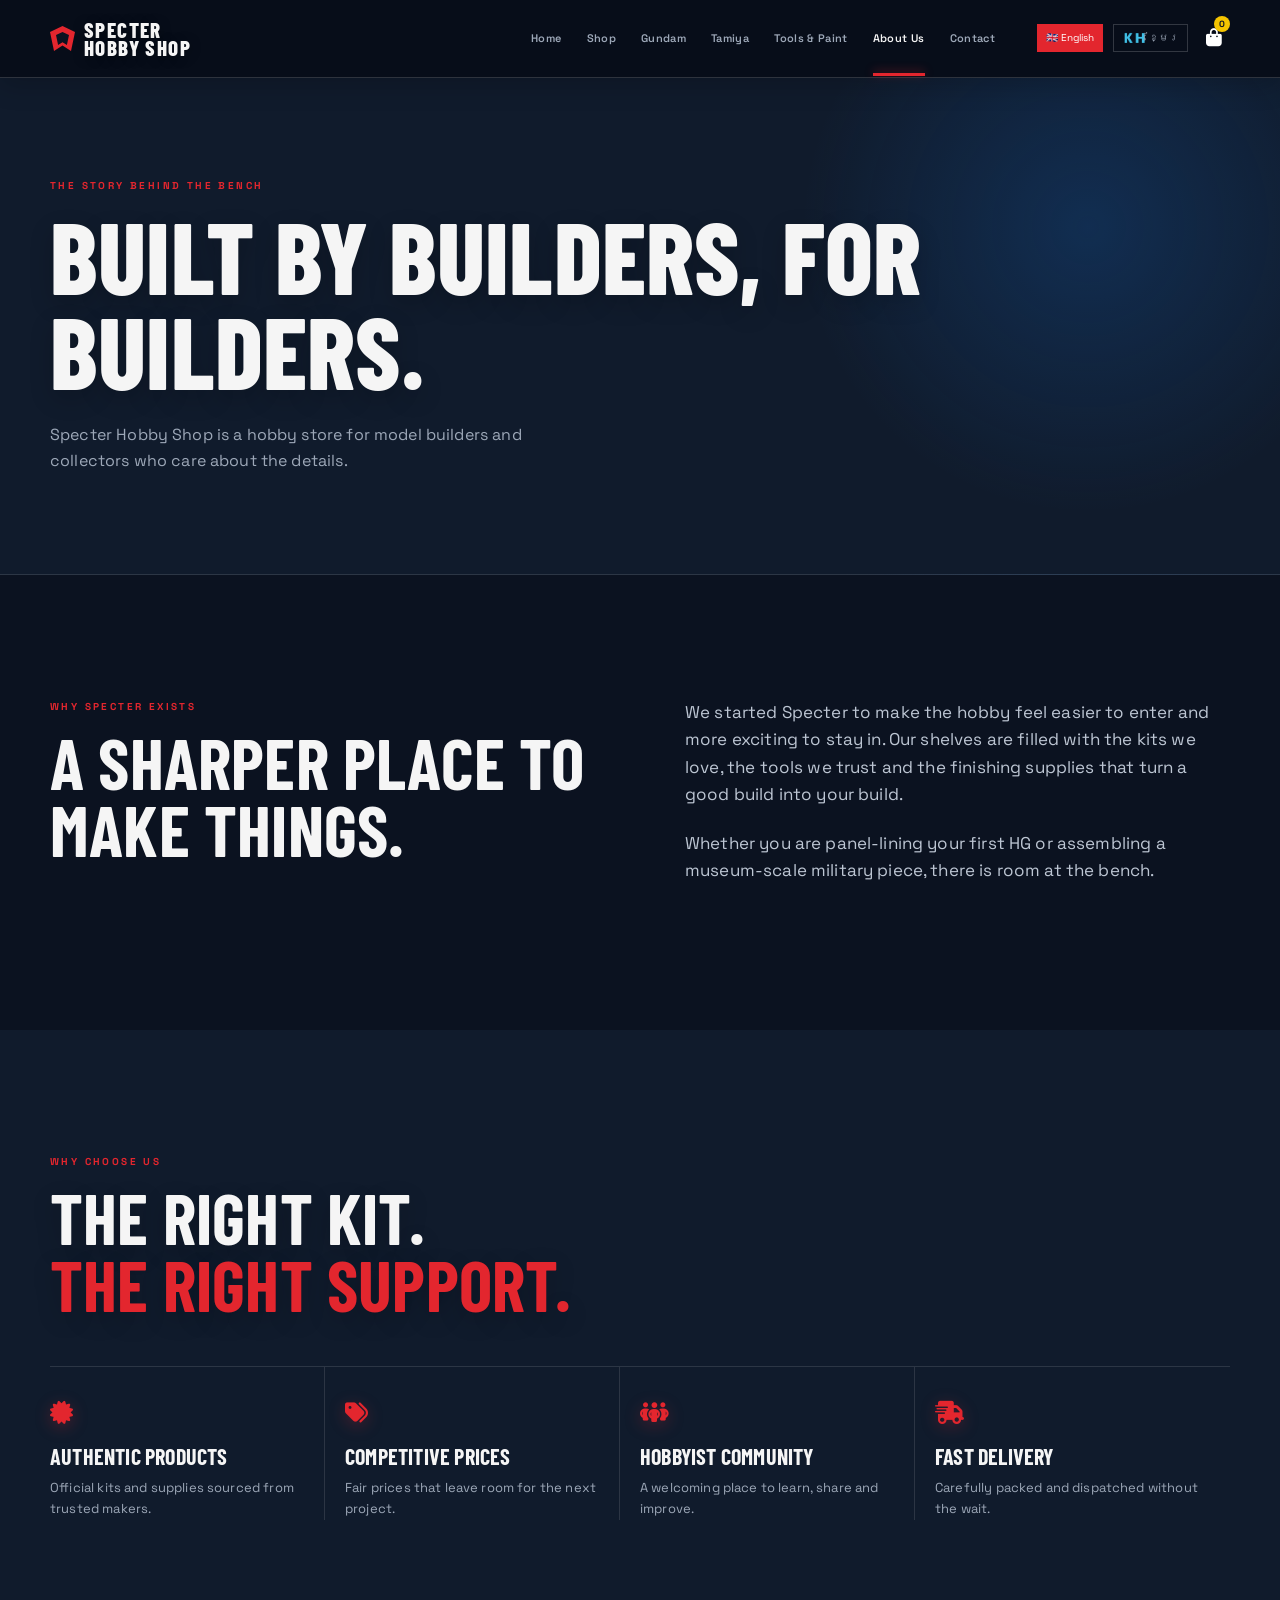
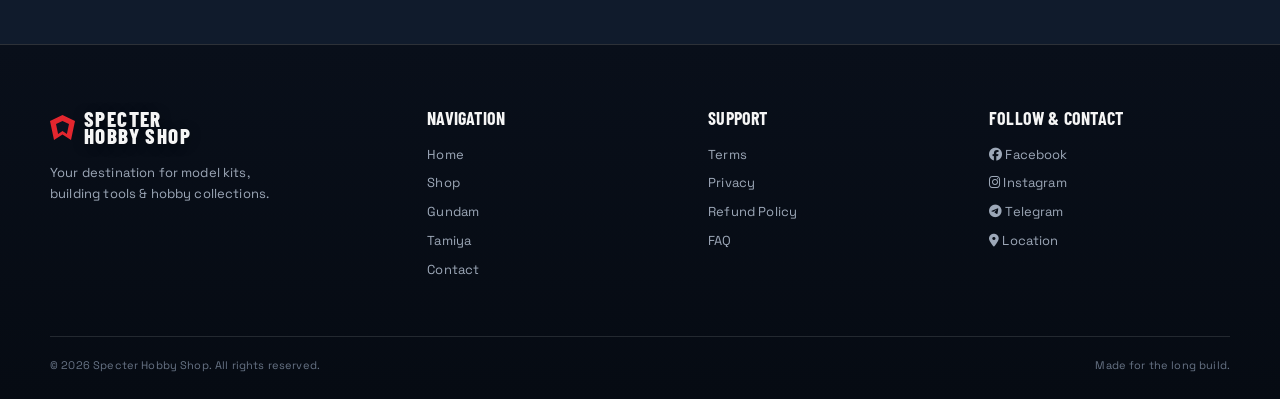
<file: about.html>
<!DOCTYPE html>
<html lang="en"><head><meta charset="UTF-8" />
    <meta name="viewport" content="width=device-width, initial-scale=1.0" />
    <title>About | Specter Hobby Shop</title>
    <link rel="preconnect" href="https://fonts.googleapis.com" />
    <link rel="preconnect" href="https://fonts.gstatic.com" crossorigin />
    <link href="https://fonts.googleapis.com/css2?family=Barlow+Condensed:wght@500;600;700;800&family=Space+Grotesk:wght@400;500;600;700&display=swap" rel="stylesheet" />
    <link rel="stylesheet" href="https://cdnjs.cloudflare.com/ajax/libs/font-awesome/6.5.2/css/all.min.css" />
    <link rel="stylesheet" href="style.css" />
  </head>
  <body data-page="about">
    <div id="site-header"></div>
    <main>
      <section class="page-hero about-hero">
        <div class="container">
          <p class="eyebrow">The story behind the bench</p>
          <h1>Built by builders,<br /><span>for builders.</span></h1>
          <p>Specter Hobby Shop is a hobby store for model builders and collectors who care about the details.</p>
        </div>
      </section>
      <section class="section">
        <div class="container about-layout">
          <div>
            <p class="eyebrow">Why Specter exists</p>
            <h2>A sharper place<br />to <span>make things.</span></h2>
          </div>
          <div class="about-copy">
            <p>We started Specter to make the hobby feel easier to enter and more exciting to stay in. Our shelves are filled with the kits we love, the tools we trust and the finishing supplies that turn a good build into your build.</p>
            <p>Whether you are panel-lining your first HG or assembling a museum-scale military piece, there is room at the bench.</p>
          </div>
        </div>
      </section>
      <section class="section benefits benefits-dark">
        <div class="container">
          <div class="section-heading">
            <div>
              <p class="eyebrow">Why choose us</p>
              <h2>The right kit.<br /><span>The right support.</span></h2>
            </div>
          </div>
          <div class="benefit-grid">
            <div class="benefit">
              <i class="fa-solid fa-certificate"></i>
              <h3>Authentic products</h3>
              <p>Official kits and supplies sourced from trusted makers.</p>
            </div>
            <div class="benefit">
              <i class="fa-solid fa-tags"></i>
              <h3>Competitive prices</h3>
              <p>Fair prices that leave room for the next project.</p>
            </div>
            <div class="benefit">
              <i class="fa-solid fa-people-group"></i>
              <h3>Hobbyist community</h3>
              <p>A welcoming place to learn, share and improve.</p>
            </div>
            <div class="benefit">
              <i class="fa-solid fa-truck-fast"></i>
              <h3>Fast delivery</h3>
              <p>Carefully packed and dispatched without the wait.</p>
            </div>
          </div>
        </div>
      </section>
    </main>
    <div id="site-footer"></div>
    <div id="cart-drawer"></div>
    <script src="script.js"></script>
  </body>
</html>
</file>
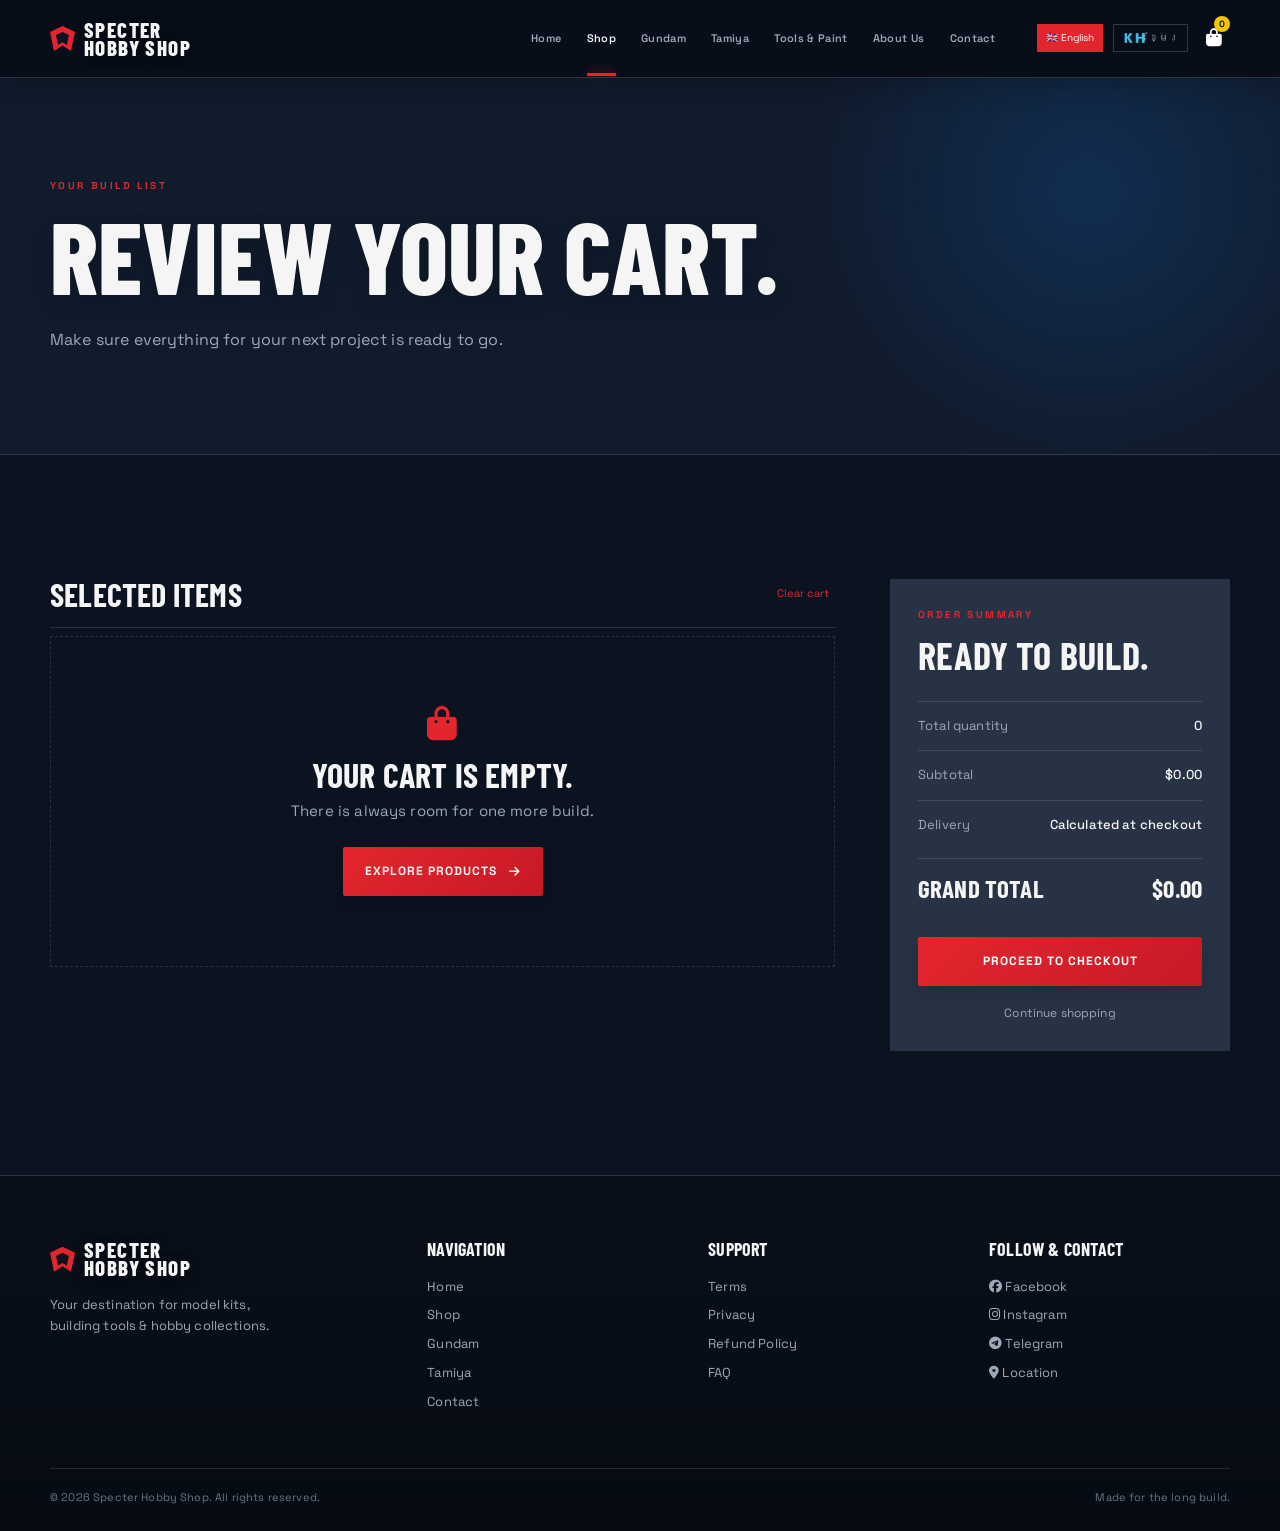
<file: cart.html>
<!DOCTYPE html>
<html lang="en">
<head>
  <meta charset="UTF-8" />
  <meta name="viewport" content="width=device-width, initial-scale=1.0" />
  <title>Your Cart | Specter Hobby Shop</title>
  <link rel="preconnect" href="https://fonts.googleapis.com" />
  <link rel="preconnect" href="https://fonts.gstatic.com" crossorigin />
  <link href="https://fonts.googleapis.com/css2?family=Barlow+Condensed:wght@500;600;700;800&family=Space+Grotesk:wght@400;500;600;700&display=swap" rel="stylesheet" />
  <link rel="stylesheet" href="https://cdnjs.cloudflare.com/ajax/libs/font-awesome/6.5.2/css/all.min.css" />
  <link rel="stylesheet" href="style.css" />
</head>
<body data-page="shop">
  <div id="site-header"></div>
  <main>
    <section class="page-hero cart-hero">
      <div class="container"><p class="eyebrow">Your build list</p><h1>Review your <span>cart.</span></h1><p>Make sure everything for your next project is ready to go.</p></div>
    </section>
    <section class="section cart-page-section">
      <div class="container">
        <div class="cart-page-layout">
          <div class="cart-page-items">
            <div class="cart-page-heading"><h2>Selected items</h2><button id="clear-cart" class="clear-button">Clear cart</button></div>
            <div id="cart-page-items"></div>
          </div>
          <aside class="cart-summary">
            <p class="eyebrow">Order summary</p>
            <h2>Ready to <span>build.</span></h2>
            <div class="summary-row"><span>Total quantity</span><strong id="cart-page-quantity">0</strong></div>
            <div class="summary-row"><span>Subtotal</span><strong id="cart-page-subtotal">$0.00</strong></div>
            <div class="summary-row"><span>Delivery</span><strong>Calculated at checkout</strong></div>
            <div class="summary-total"><span>Grand total</span><strong id="cart-page-total">$0.00</strong></div>
            <button id="cart-checkout" class="button button-primary cart-checkout">Proceed to checkout <i class="fa-solid fa-arrow-right"></i></button>
            <a class="continue-shopping" href="shop.html"><i class="fa-solid fa-arrow-left"></i> Continue shopping</a>
          </aside>
        </div>
      </div>
    </section>
  </main>
  <div id="site-footer"></div><div id="cart-drawer"></div>
  <script src="script.js"></script>
</body>
</html>
</file>
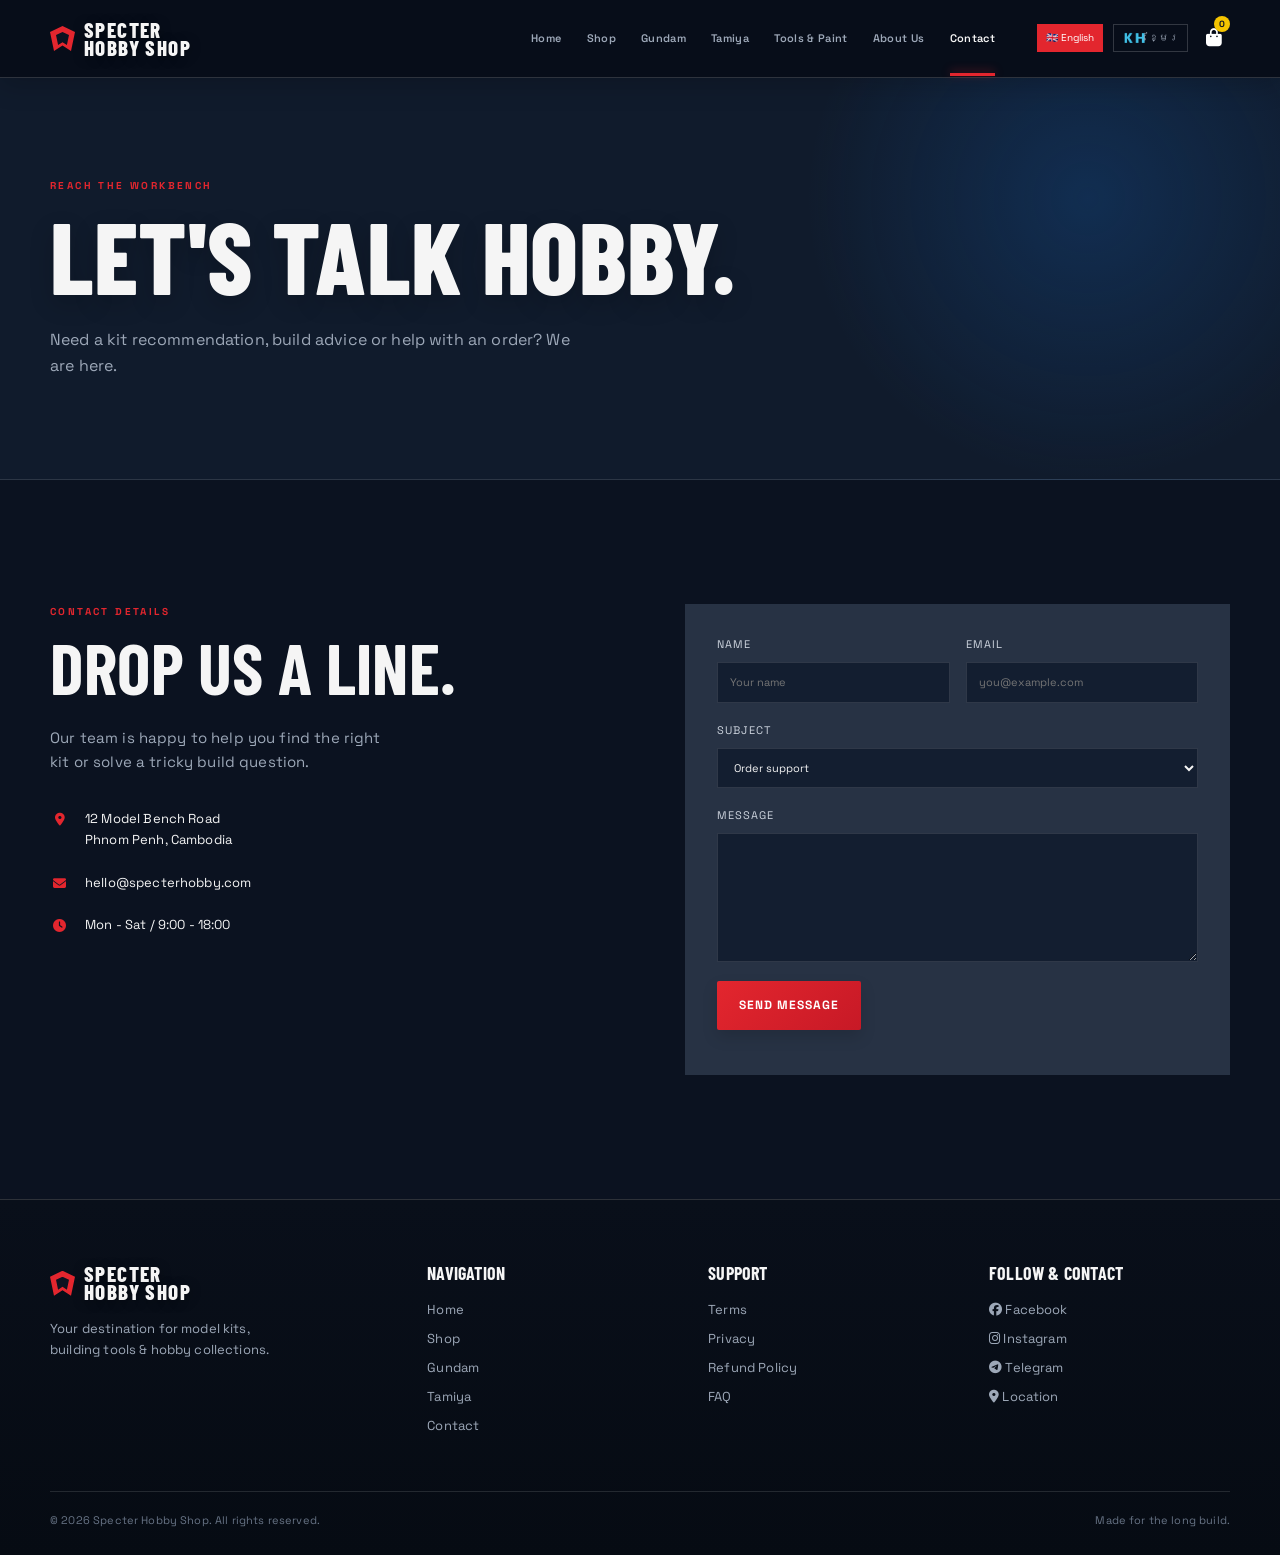
<file: contact.html>
<!DOCTYPE html>
<html lang="en">
    <head>
    <meta charset="UTF-8" />
    <meta name="viewport" content="width=device-width, initial-scale=1.0" />
    <title>Contact | Specter Hobby Shop</title><link rel="preconnect" href="https://fonts.googleapis.com" />
    <link rel="preconnect" href="https://fonts.gstatic.com" crossorigin />
    <link href="https://fonts.googleapis.com/css2?family=Barlow+Condensed:wght@500;600;700;800&family=Space+Grotesk:wght@400;500;600;700&display=swap" rel="stylesheet" />
    <link rel="stylesheet" href="https://cdnjs.cloudflare.com/ajax/libs/font-awesome/6.5.2/css/all.min.css" />
    <link rel="stylesheet" href="style.css" />
</head>
<body data-page="contact">
    <div id="site-header">
</div>
    </div>
    <main>
        <section class="page-hero">
            <div class="container">
                <p class="eyebrow">Reach the workbench</p>
                <h1>Let's talk 
                    <span>hobby.
                    </span>
                </h1>
                <p>Need a kit recommendation, build advice or help with an order? We are here.</p>
            </div>
        </section>
        <section class="section contact-section">
            <div class="container contact-layout">
                <div class="contact-info">
                    <p class="eyebrow">Contact details</p>
                    <h2>Drop us<br />
                        <span>a line.</span>
                    </h2>
                    <p>Our team is happy to help you find the right kit or solve a tricky build question.</p>
                    <div class="contact-item"><i class="fa-solid fa-location-dot">
                    </i>
                    <span>12 Model Bench Road<br />Phnom Penh, Cambodia</span>
                </div>
                <div class="contact-item">
                    <i class="fa-solid fa-envelope">
                    </i><span>hello@specterhobby.com</span>
                </div>
                <div class="contact-item">
                    <i class="fa-solid fa-clock"></i>
                    <span>Mon - Sat / 9:00 - 18:00</span>
                </div>
            </div>
            <form class="contact-form" id="contact-form">
                <div class="form-row">
                    <label>Name<input type="text" id="contact-name" required placeholder="Your name" />
                    </label>
                    <label>Email<input type="email" id="contact-email" required placeholder="you@example.com" /></label>
                </div>
                <label>Subject<select id="contact-subject"><option>Order support</option>
                    <option>Kit recommendation</option><option>Wholesale enquiry</option>
                    <option>Other</option>
                </select>
            </label>
            <label>Message<textarea id="contact-message" required rows="6" placeholder="Tell us what you are building...">
            </textarea>
        </label>
        <button class="button button-primary" type="submit">Send message <i class="fa-solid fa-paper-plane">
        </i>
    </button><p class="form-message" id="form-message" role="status">
    </p>
</form>
</div>
</section>
</main>
<div id="site-footer">
</div>
<div id="cart-drawer">
</div><script src="script.js">
</script></body></html>
</file>
<file: style.css>
@media(min-width:721px) and (max-width:850px){html,body{overflow-x:hidden!important}body .category-grid{grid-template-columns:repeat(2,minmax(0,1fr))!important}body .main-nav{display:none!important;position:absolute;left:0;right:0;top:78px;background:var(--navy-2);padding:14px 24px 22px;border-bottom:1px solid var(--line);flex-direction:column;align-items:stretch;gap:0}body .main-nav.open{display:flex!important}body .main-nav a{padding:12px 0}body .menu-toggle{display:block!important}}
body{overflow-x:hidden}
@media(min-width:721px) and (max-width:850px){body .category-grid{grid-template-columns:repeat(2,minmax(0,1fr))}body .main-nav{display:none;position:absolute;left:0;right:0;top:78px;background:var(--navy-2);padding:14px 24px 22px;border-bottom:1px solid var(--line);flex-direction:column;align-items:stretch;gap:0}body .main-nav.open{display:flex}body .main-nav a{padding:12px 0}body .menu-toggle{display:block}}
.category-card{background-image:none!important}.category-card>img{position:absolute;inset:0;width:100%;height:100%;object-fit:cover;transition:transform .45s ease}.category-card:hover>img{transform:scale(1.06)}
@import url('https://fonts.googleapis.com/css2?family=Kantumruy+Pro:wght@400;500;600;700&display=swap');
 .category-gundam{background-image:url('images/categories/gundam.jpg') !important}.category-tamiya{background-image:url('images/categories/tamiya.jpg') !important}.category-military{background-image:url('images/categories/military.jpg') !important}.category-tools{background-image:url('images/categories/tools.jpg') !important}.category-paints{background-image:url('images/categories/paints.jpg') !important}.category-accessories{background-image:url('images/categories/accessories.jpg') !important}
html[lang="kh"] body{--body:'Kantumruy Pro',sans-serif;--display:'Kantumruy Pro',sans-serif;font-family:'Kantumruy Pro',sans-serif}html[lang="kh"] input,html[lang="kh"] select,html[lang="kh"] textarea,html[lang="kh"] button{font-family:'Kantumruy Pro',sans-serif}
@media(max-width:720px){body .header-inner{gap:8px}body .logo{font-size:17px;letter-spacing:1px}body .header-tools{gap:3px}body .lang{display:inline-block!important;padding:4px 5px;font-size:9px;line-height:1.2}body .lang-kh{font-size:0}body .lang-kh:after{content:'🇰🇭 ខ្មែរ';font-size:9px}}
body #home,body #shop,body #gundam,body #tamiya,body #tools,body #about,body #contact{scroll-margin-top:92px}
.back-to-top{position:fixed;right:24px;bottom:24px;width:44px;height:44px;border:1px solid rgba(245,245,245,.22);background:var(--red);color:var(--white);z-index:25;opacity:0;visibility:hidden;transform:translateY(12px);transition:opacity .25s ease,visibility .25s ease,transform .25s ease,background .25s ease;box-shadow:0 10px 24px rgba(0,0,0,.3)}.back-to-top.visible{opacity:1;visibility:visible;transform:translateY(0)}.back-to-top:hover{background:#f02f38;transform:translateY(-3px)}
@media(max-width:720px){.back-to-top{right:16px;bottom:18px;width:40px;height:40px}}
:root{--surface:#151f31;--surface-raised:#1b273a;--line-strong:rgba(245,245,245,.18);--shadow-soft:0 18px 45px rgba(0,0,0,.22);--shadow-card:0 12px 28px rgba(0,0,0,.2)}
body{background:linear-gradient(180deg,var(--navy) 0%,#0c1524 52%,#0a111d 100%);letter-spacing:.01em}
body .container{width:min(1180px,calc(100% - 56px))}
body .site-header{background:rgba(8,14,25,.92);border-bottom-color:rgba(245,245,245,.16);box-shadow:0 8px 26px rgba(0,0,0,.18)}
body .header-inner{gap:42px}
body .logo{font-weight:800;letter-spacing:1.4px;text-shadow:0 2px 12px rgba(0,0,0,.35)}
body .logo-mark{filter:drop-shadow(0 5px 10px rgba(227,38,46,.25))}
body .main-nav a{font-size:11px;letter-spacing:.35px;transition:color .2s ease,transform .2s ease}
body .main-nav a:hover{transform:translateY(-1px)}
body .main-nav a.active:after{height:3px;box-shadow:0 -2px 10px rgba(227,38,46,.42)}
body .lang,body .cart-button,body .menu-toggle{transition:color .2s ease,background .2s ease,border-color .2s ease,transform .2s ease}
body .cart-button:hover,body .menu-toggle:hover{color:var(--red);transform:translateY(-1px)}
body .lang{border-color:var(--line-strong)}
body .button{border-radius:2px;box-shadow:0 7px 16px rgba(0,0,0,.13);transition:background .25s ease,border-color .25s ease,color .25s ease,transform .25s ease,box-shadow .25s ease}
body .button:hover{box-shadow:0 11px 22px rgba(0,0,0,.22)}
body .button-primary{background:linear-gradient(135deg,#e3262e,#c71926)}
body .button-primary:hover{background:linear-gradient(135deg,#f02f38,#d31b29)}
body .button-ghost,body .button-secondary{border-color:var(--line-strong)}
body .section{padding:124px 0}
body .section-heading{margin-bottom:48px}
body .section-heading h2,body .page-hero h1{ text-shadow:0 8px 24px rgba(0,0,0,.2)}
body .eyebrow{letter-spacing:2.4px;font-size:10px}
body .eyebrow span{box-shadow:0 0 10px rgba(227,38,46,.5)}
body .category-card{border:1px solid rgba(245,245,245,.1);box-shadow:var(--shadow-card);transition:transform .3s ease,border-color .3s ease,box-shadow .3s ease}
body .category-card:hover{border-color:rgba(227,38,46,.55);transform:translateY(-5px);box-shadow:0 18px 35px rgba(0,0,0,.3)}
body .product-card{border:1px solid rgba(245,245,245,.1);box-shadow:var(--shadow-card)}
body .product-card:hover{border-color:rgba(227,38,46,.5);box-shadow:0 20px 42px rgba(0,0,0,.33)}
body .product-image{background:linear-gradient(135deg,#e5e7e9,#c8cdd2)}
body .stock{letter-spacing:.5px}
body .story-band{box-shadow:inset 0 1px rgba(255,255,255,.12),inset 0 -1px rgba(0,0,0,.16)}
body .benefit{padding-top:34px}
body .benefit i{filter:drop-shadow(0 4px 8px rgba(227,38,46,.28))}
body .site-footer{background:linear-gradient(180deg,#090f1a,#060b13);border-top-color:rgba(245,245,245,.16)}
body .footer-links a{transition:color .2s ease,transform .2s ease}
body .footer-links a:hover{transform:translateX(3px)}
body .main-nav.open{box-shadow:0 20px 30px rgba(0,0,0,.25)}
@media(max-width:720px){body .container{width:calc(100% - 40px)}body .section{padding:88px 0}body .hero-content{padding-top:82px}body .section-heading{margin-bottom:34px}body .main-nav{padding:14px 20px 22px}body .main-nav a{font-size:12px;letter-spacing:.5px}body .category-card{box-shadow:0 10px 24px rgba(0,0,0,.24)}}
@media(min-width:1100px){body .product-grid{grid-template-columns:repeat(4,minmax(0,1fr))}.related-grid{grid-template-columns:repeat(3,minmax(0,1fr))}}
@media(min-width:721px) and (max-width:1099px){body .product-grid{grid-template-columns:repeat(3,minmax(0,1fr))}.header-inner{gap:16px}.main-nav{gap:14px}.main-nav a{font-size:11px}.logo{font-size:19px}.header-tools{gap:5px}}
@media(min-width:721px) and (max-width:900px){body .product-grid{grid-template-columns:repeat(2,minmax(0,1fr))}.main-nav{gap:10px}.main-nav a{font-size:10px}}
@media(max-width:720px){html,body{max-width:100%;overflow-x:hidden}.container{width:calc(100% - 32px)}.hero h1{font-size:clamp(56px,18vw,70px)}.hero-copy{font-size:14px;max-width:340px}.hero-stats{gap:18px;margin-top:42px}.button{padding:13px 16px;font-size:11px}.button-row{gap:8px}.button-row .button{flex:1}.product-image{height:auto;aspect-ratio:1.35}.category-grid{grid-template-columns:1fr}.product-grid,body .product-grid,.related-grid{grid-template-columns:minmax(0,1fr)}.product-card{min-width:0}.product-name{font-size:22px}.footer-grid{grid-template-columns:1fr 1fr}.site-footer .logo{font-size:19px}.cart-page-item-info{min-width:0}.cart-page-item-info h3{overflow-wrap:anywhere}.detail-info,.detail-gallery,.detail-lower>*,.cart-page-items,.cart-summary{min-width:0}}
.cart-page-layout{display:grid;grid-template-columns:minmax(0,1fr) 340px;gap:55px;align-items:start}.cart-page-heading{display:flex;justify-content:space-between;align-items:center;border-bottom:1px solid var(--line);padding-bottom:18px;margin-bottom:8px}.cart-page-heading h2{font-size:32px}.cart-page-item{display:grid;grid-template-columns:115px minmax(0,1fr) auto auto;gap:20px;align-items:center;padding:20px 0;border-bottom:1px solid var(--line)}.cart-page-item>img{width:115px;height:100px;object-fit:cover;background:#d8dce0;mix-blend-mode:normal}.cart-page-item-info h3{font-size:25px;margin:4px 0}.cart-page-item-info p{color:var(--muted);font-size:12px;margin:0}.cart-page-controls{display:flex;align-items:center;gap:12px;margin-top:13px}.cart-page-controls button{width:28px;height:28px;border:1px solid var(--line);background:transparent;color:var(--white)}.cart-page-controls button:hover{background:var(--red);border-color:var(--red)}.cart-page-line-total{font:700 25px var(--display)}.cart-page-remove{background:none;border:0;color:var(--muted);font-size:14px}.cart-page-remove:hover{color:var(--red)}.cart-summary{background:var(--steel);padding:28px;position:sticky;top:100px}.cart-summary h2{font-size:38px;margin-bottom:28px}.summary-row,.summary-total{display:flex;justify-content:space-between;gap:20px;padding:14px 0;border-top:1px solid rgba(245,245,245,.12);font-size:13px}.summary-row span{color:var(--muted)}.summary-row strong{font-weight:500;text-align:right}.summary-total{margin-top:8px;font:700 25px var(--display);text-transform:uppercase}.cart-checkout{width:100%;margin-top:20px}.continue-shopping{display:block;color:var(--muted);font-size:12px;text-align:center;margin-top:18px}.continue-shopping:hover{color:var(--white)}.continue-shopping i{color:var(--red);margin-right:6px}.cart-empty-state{text-align:center;border:1px dashed var(--line);padding:70px 20px;color:var(--muted)}.cart-empty-state>i{font-size:34px;color:var(--red);margin-bottom:18px}.cart-empty-state h2{font-size:34px;color:var(--white)}.cart-empty-state p{margin:8px 0 24px}.cart-empty-state .button{color:var(--white)}
@media(max-width:720px){.cart-page-layout{grid-template-columns:1fr;gap:45px}.cart-summary{position:static}.cart-page-item{grid-template-columns:75px minmax(0,1fr) auto;gap:12px}.cart-page-item>img{width:75px;height:75px}.cart-page-item h3{font-size:21px}.cart-page-line-total{grid-column:2;font-size:21px}.cart-page-remove{grid-column:3;grid-row:1}.cart-page-controls{margin-top:8px}}
@media(max-width:720px){.detail-lower{grid-template-columns:1fr;gap:35px;margin-top:65px;padding-top:55px}.related-section{margin-top:70px}.related-grid{grid-template-columns:1fr}.detail-actions .button{flex:1;min-width:0}.thumbnail{width:68px;height:60px}}
 .detail-gallery{min-width:0}.thumbnail-row{display:flex;gap:10px;margin-top:12px}.thumbnail{width:78px;height:68px;padding:0;border:1px solid var(--line);background:var(--steel);overflow:hidden;opacity:.6;transition:.25s}.thumbnail:hover,.thumbnail.active{border-color:var(--red);opacity:1}.thumbnail img{width:100%;height:100%;object-fit:cover;mix-blend-mode:multiply}.detail-actions{display:flex;gap:10px;flex-wrap:wrap}.detail-actions .button{min-width:150px}.detail-lower{display:grid;grid-template-columns:1fr 1fr;gap:70px;border-top:1px solid var(--line);margin-top:95px;padding-top:75px}.detail-description>p:last-child{color:var(--muted);max-width:480px;margin-top:28px}.spec-panel{background:var(--steel);padding:28px}.spec-panel h2{font-size:32px;margin-bottom:18px}.spec-panel dl{margin:0}.spec-panel dl div{display:flex;justify-content:space-between;gap:18px;border-top:1px solid rgba(245,245,245,.1);padding:12px 0;font-size:13px}.spec-panel dt{color:var(--muted)}.spec-panel dd{margin:0;text-align:right}.related-section{margin-top:105px}.related-grid{grid-template-columns:repeat(3,1fr)}
 .pagination{display:flex;justify-content:center;align-items:center;gap:7px;margin-top:36px}.pagination button{min-width:38px;height:38px;background:transparent;color:var(--muted);border:1px solid var(--line);font-size:12px}.pagination button:hover:not(:disabled),.pagination button.active{background:var(--red);border-color:var(--red);color:var(--white)}.pagination button:disabled{cursor:not-allowed;opacity:.35}
:root{--navy:#0b1220;--navy-2:#101b2c;--red:#e3262e;--red-dark:#a91822;--white:#f5f5f5;--muted:#9da8b8;--steel:#273244;--blue:#1565c0;--yellow:#f5c400;--line:rgba(245,245,245,.12);--display:'Barlow Condensed',sans-serif;--body:'Space Grotesk',sans-serif}*{box-sizing:border-box}html{scroll-behavior:smooth}body{margin:0;background:var(--navy);color:var(--white);font-family:var(--body);font-size:15px;line-height:1.6}a{color:inherit;text-decoration:none}button,input,select,textarea{font:inherit}button{cursor:pointer}.container{width:min(1160px,calc(100% - 48px));margin:auto}.eyebrow{color:var(--red);font-size:11px;font-weight:700;letter-spacing:2px;text-transform:uppercase;margin:0 0 14px;display:flex;align-items:center;gap:10px}.eyebrow span{display:inline-block;width:24px;height:2px;background:var(--red)}h1,h2,h3{font-family:var(--display);line-height:.95;text-transform:uppercase;margin:0;letter-spacing:.2px}h1{font-size:clamp(64px,9vw,126px);font-weight:800}h2{font-size:clamp(44px,5.5vw,72px)}h2 span,h1 em{color:var(--red);font-style:normal}.section{padding:110px 0}.section-heading{display:flex;align-items:end;justify-content:space-between;gap:32px;margin-bottom:42px}.text-link{color:var(--white);font-size:13px;font-weight:700;text-transform:uppercase;letter-spacing:1px;border-bottom:1px solid var(--red);padding-bottom:8px}.text-link i{color:var(--red);margin-left:8px}.button{border:0;display:inline-flex;align-items:center;justify-content:center;gap:12px;padding:15px 22px;text-transform:uppercase;font-size:12px;font-weight:700;letter-spacing:1px;transition:.25s ease}.button-primary{background:var(--red);color:white}.button-primary:hover{background:#ff3941;transform:translateY(-2px)}.button-ghost{border:1px solid rgba(245,245,245,.32)}.button-ghost:hover{border-color:var(--white);background:rgba(245,245,245,.08)}
.site-header{height:78px;background:rgba(11,18,32,.9);backdrop-filter:blur(14px);border-bottom:1px solid var(--line);position:sticky;top:0;z-index:20}.header-inner{height:100%;display:flex;align-items:center;gap:36px}.logo{font-family:var(--display);font-size:21px;font-weight:800;letter-spacing:1.2px;line-height:.85;display:flex;align-items:center;gap:9px;white-space:nowrap}.logo-mark{width:25px;height:25px;background:var(--red);clip-path:polygon(50% 0,100% 24%,84% 100%,50% 78%,16% 100%,0 24%);position:relative}.logo-mark:after{content:'';position:absolute;inset:6px;background:var(--navy);clip-path:polygon(50% 0,100% 24%,84% 100%,50% 78%,16% 100%,0 24%)}.main-nav{display:flex;align-items:center;gap:25px;margin-left:auto}.main-nav a{color:var(--muted);font-size:12px;font-weight:600;position:relative;padding:29px 0;white-space:nowrap}.main-nav a:hover,.main-nav a.active{color:var(--white)}.main-nav a.active:after{content:'';height:2px;background:var(--red);position:absolute;bottom:0;left:0;right:0}.header-tools{display:flex;align-items:center;gap:10px}.lang{border:1px solid var(--line);color:var(--muted);background:transparent;padding:5px 8px;font-size:10px}.lang.active{color:white;background:var(--red);border-color:var(--red)}.cart-button,.menu-toggle{background:none;color:white;border:0;font-size:18px;position:relative;padding:8px}.cart-count{position:absolute;top:0;right:0;background:var(--yellow);color:var(--navy);font-size:9px;line-height:16px;width:16px;height:16px;border-radius:50%;font-weight:700}.menu-toggle{display:none}
.hero{min-height:calc(100vh - 78px);position:relative;overflow:hidden;display:flex;align-items:center;background:radial-gradient(circle at 75% 45%,rgba(21,101,192,.24),transparent 27%),linear-gradient(112deg,#0b1220 0%,#0b1220 45%,#111d2e 100%)}.hero:before{content:'';position:absolute;inset:0;opacity:.34;background:linear-gradient(90deg,transparent 49%,rgba(245,245,245,.08) 50%,transparent 50%),linear-gradient(0deg,transparent 49%,rgba(245,245,245,.08) 50%,transparent 50%);background-size:72px 72px;mask-image:linear-gradient(90deg,transparent,black)}.hero-grid{position:absolute;right:-4%;top:0;width:54%;height:100%;background:linear-gradient(135deg,transparent 30%,rgba(227,38,46,.14) 30.5%,transparent 31%),linear-gradient(45deg,transparent 60%,rgba(21,101,192,.2) 60.5%,transparent 61%);transform:skewX(-8deg)}.hero-content{position:relative;z-index:1;padding:100px 0}.hero h1{max-width:720px}.hero-copy{color:#c8d0dc;max-width:430px;margin:28px 0 30px;font-size:16px}.button-row{display:flex;gap:12px;flex-wrap:wrap}.hero-stats{display:flex;gap:30px;margin-top:65px;color:var(--muted);font-size:11px;text-transform:uppercase;letter-spacing:1px}.hero-stats strong{display:block;color:var(--white);font-size:19px;font-family:var(--display);letter-spacing:0}.hero-object{position:absolute;right:12%;top:25%;width:360px;height:360px;border:1px solid rgba(245,245,245,.12);transform:rotate(45deg);opacity:.7}.object-ring{position:absolute;inset:42px;border:1px solid rgba(227,38,46,.7)}.object-ring:after{content:'';position:absolute;inset:55px;border:1px solid rgba(21,101,192,.6)}.object-label{position:absolute;bottom:-54px;left:-20px;transform:rotate(-45deg);font-size:10px;letter-spacing:2px;color:var(--red);line-height:1.3}.object-label small{color:var(--muted);font-size:8px}
.category-grid{display:grid;grid-template-columns:repeat(3,1fr);gap:14px}.category-card{min-height:230px;padding:24px;display:flex;align-items:end;background-color:var(--steel);background-position:center;background-size:cover;position:relative;overflow:hidden}.category-card:before{content:'';position:absolute;inset:0;background:linear-gradient(0deg,rgba(11,18,32,.94),transparent 75%);transition:.3s}.category-card:hover:before{background:linear-gradient(0deg,rgba(11,18,32,.85),rgba(227,38,46,.15))}.category-card>div{position:relative;z-index:1}.category-gundam{background-image:url('https://images.unsplash.com/photo-1618331835717-801e976710b2?auto=format&fit=crop&w=800&q=80')}.category-tamiya{background-image:url('https://images.unsplash.com/photo-1558981806-ec527fa84c39?auto=format&fit=crop&w=800&q=80')}.category-military{background-image:url('https://images.unsplash.com/photo-1580136608260-7c7d6d0c9d65?auto=format&fit=crop&w=800&q=80')}.category-tools{background-image:url('https://images.unsplash.com/photo-1581147036324-c17ac41d8ba3?auto=format&fit=crop&w=800&q=80')}.category-paints{background-image:url('https://images.unsplash.com/photo-1561214115-f2f134cc4912?auto=format&fit=crop&w=800&q=80')}.category-accessories{background-image:url('https://images.unsplash.com/photo-1596495578063-9e0c3f8b22d9?auto=format&fit=crop&w=800&q=80')}.category-number{color:var(--red);font:700 13px var(--body)}.category-card h3{font-size:32px;margin:8px 0 15px}.category-action{font-size:11px;font-weight:700;text-transform:uppercase;letter-spacing:1px}.category-action i{color:var(--red);margin-left:7px}.featured-section{background:#0e1726}.product-grid{display:grid;grid-template-columns:repeat(3,1fr);gap:18px}.product-card{background:var(--steel);position:relative;transition:.3s;overflow:hidden}.product-card:hover{transform:translateY(-5px);box-shadow:0 15px 35px rgba(0,0,0,.25)}.product-image{height:230px;background:#d8dce0;position:relative;overflow:hidden}.product-image img{width:100%;height:100%;object-fit:cover;mix-blend-mode:multiply;transition:.4s}.product-card:hover .product-image img{transform:scale(1.06)}.stock{position:absolute;top:12px;left:12px;background:var(--navy);color:#62d39a;font-size:10px;padding:4px 7px;text-transform:uppercase;font-weight:700}.stock.sold{color:#ff8585}.product-info{padding:18px}.product-brand{color:var(--red);font-size:10px;letter-spacing:1px;text-transform:uppercase;font-weight:700}.product-name{font-family:var(--display);font-size:23px;text-transform:uppercase;margin:6px 0 3px}.product-category{font-size:11px;color:var(--muted)}.product-bottom{display:flex;justify-content:space-between;align-items:end;margin-top:18px}.price{font:700 25px var(--display)}.rating{font-size:11px;color:var(--yellow);margin-bottom:3px}.card-actions{display:flex;gap:7px;margin-top:17px}.card-actions .button{flex:1;padding:10px 8px;font-size:10px}.button-secondary{background:transparent;border:1px solid rgba(245,245,245,.2);color:white}.button-secondary:hover{border-color:var(--red);color:var(--red)}.story-band{padding:95px 0;background:var(--red);color:white}.story-band .eyebrow{color:var(--navy)}.story-band .eyebrow span{background:var(--navy)}.story-band h2 span{color:var(--navy)}.story-layout{display:grid;grid-template-columns:1fr 1fr;gap:80px;align-items:end}.story-copy p{font-size:16px;max-width:480px;margin:0 0 28px}.story-copy .button-primary{background:var(--navy)}.benefit-grid{display:grid;grid-template-columns:repeat(4,1fr);border-top:1px solid var(--line)}.benefit{padding:28px 20px 0 0;border-right:1px solid var(--line);margin-right:20px}.benefit:last-child{border:0;margin:0}.benefit i{color:var(--red);font-size:23px;margin-bottom:22px}.benefit h3{font-size:22px;margin-bottom:11px}.benefit p{color:var(--muted);font-size:13px;margin:0}.page-hero{padding:100px 0 85px;background:radial-gradient(circle at 85% 30%,rgba(21,101,192,.25),transparent 25%),#101b2c;border-bottom:1px solid var(--line)}.page-hero h1{font-size:clamp(58px,8vw,100px);margin-bottom:24px}.page-hero p:not(.eyebrow){color:var(--muted);max-width:520px;font-size:16px}.shop-layout{display:grid;grid-template-columns:220px 1fr;gap:55px;padding-top:65px;padding-bottom:110px}.filters{border-right:1px solid var(--line);padding-right:25px}.filter-top{display:flex;justify-content:space-between;align-items:center;margin-bottom:25px}.filters h2{font-size:28px}.clear-button{background:none;color:var(--red);border:0;font-size:11px}.filters label{font-size:11px;color:var(--muted);display:block;text-transform:uppercase;letter-spacing:1px;margin-bottom:20px}.filters input,.filters select,.contact-form input,.contact-form select,.contact-form textarea{display:block;width:100%;margin-top:8px;background:#131e30;color:var(--white);border:1px solid var(--line);padding:11px 12px;outline:0;border-radius:0}.filters input:focus,.filters select:focus,.contact-form input:focus,.contact-form select:focus,.contact-form textarea:focus{border-color:var(--red)}.check-label{display:flex!important;align-items:center;gap:8px}.check-label input{width:auto;margin:0;accent-color:var(--red)}.results-bar{display:flex;align-items:center;justify-content:space-between;margin-bottom:24px;color:var(--muted);font-size:13px}.results-bar p{margin:0}.results-bar strong{color:var(--white)}.results-bar select{background:transparent;border:1px solid var(--line);color:var(--white);padding:9px}.results-bar option{background:var(--navy)}.product-detail{padding-top:85px;padding-bottom:110px;min-height:650px}.detail-layout{display:grid;grid-template-columns:1fr 1fr;gap:70px;align-items:center}.detail-image{height:520px;background:#d8dce0}.detail-image img{width:100%;height:100%;object-fit:cover;mix-blend-mode:multiply}.detail-info h1{font-size:clamp(48px,6vw,78px);margin:12px 0}.detail-info .description{color:var(--muted);max-width:480px}.detail-meta{display:flex;gap:18px;align-items:center;margin:22px 0}.quantity-control{display:flex;align-items:center;border:1px solid var(--line);width:max-content;margin:24px 0}.quantity-control button{background:none;color:white;border:0;width:38px;height:38px}.quantity-control span{min-width:32px;text-align:center}.about-layout,.contact-layout{display:grid;grid-template-columns:1fr 1fr;gap:90px}.about-copy{color:#bdc6d3;font-size:17px;max-width:530px}.about-copy p{margin-top:0;margin-bottom:22px}.benefits-dark{background:#101b2c}.contact-info>p:not(.eyebrow){color:var(--muted);max-width:340px;margin:25px 0 35px}.contact-item{display:flex;align-items:start;gap:15px;margin:22px 0;font-size:13px}.contact-item i{color:var(--red);width:20px;text-align:center;margin-top:4px}.contact-form{background:var(--steel);padding:32px}.contact-form label{display:block;font-size:11px;text-transform:uppercase;letter-spacing:1px;color:#ccd3dd;margin-bottom:19px}.form-row{display:grid;grid-template-columns:1fr 1fr;gap:16px}.contact-form textarea{resize:vertical}.form-message{color:#65d59b;font-size:13px}.site-footer{padding:65px 0 25px;border-top:1px solid var(--line);background:#080e18}.footer-grid{display:grid;grid-template-columns:1.4fr 1fr 1fr 1fr;gap:40px;padding-bottom:55px}.footer-tagline{color:var(--muted);font-size:13px;max-width:230px;margin-top:18px}.site-footer h3{font-size:18px;margin-bottom:18px}.footer-links{display:grid;gap:8px;color:var(--muted);font-size:13px}.footer-links a:hover{color:var(--red)}.copyright{border-top:1px solid var(--line);padding-top:20px;color:#687486;font-size:11px;display:flex;justify-content:space-between}.cart-overlay{position:fixed;inset:0;background:rgba(0,0,0,.65);z-index:30;opacity:0;pointer-events:none;transition:.3s}.cart-overlay.open{opacity:1;pointer-events:auto}.cart-drawer{position:absolute;right:0;top:0;height:100%;width:min(420px,100%);background:var(--navy-2);padding:25px;transform:translateX(100%);transition:.3s;display:flex;flex-direction:column}.cart-overlay.open .cart-drawer{transform:translateX(0)}.cart-head{display:flex;justify-content:space-between;border-bottom:1px solid var(--line);padding-bottom:18px}.cart-head h2{font-size:31px}.close-cart{background:none;border:0;color:white;font-size:22px}.cart-items{flex:1;overflow:auto;padding:20px 0}.cart-item{display:flex;gap:13px;margin-bottom:18px}.cart-item img{width:65px;height:65px;object-fit:cover;background:#ddd}.cart-item-info{flex:1}.cart-item-info strong{display:block;font-family:var(--display);font-size:18px;text-transform:uppercase}.cart-item-info small{color:var(--muted)}.cart-item-controls{display:flex;align-items:center;gap:8px;margin-top:5px}.cart-item-controls button{background:none;border:0;color:var(--red)}.remove-item{background:none;border:0;color:var(--muted)}.cart-total{border-top:1px solid var(--line);padding-top:20px;display:flex;justify-content:space-between;font:700 25px var(--display);text-transform:uppercase}.empty-cart{color:var(--muted);text-align:center;margin-top:60px}.toast{position:fixed;right:25px;bottom:25px;background:var(--red);padding:14px 18px;z-index:50;font-size:13px;box-shadow:0 8px 20px rgba(0,0,0,.3)}
@media(max-width:950px){.main-nav{gap:14px}.header-inner{gap:16px}.product-grid{grid-template-columns:repeat(2,1fr)}.hero-object{right:-5%;opacity:.45}.shop-layout{gap:30px}}@media(max-width:720px){.container{width:min(100% - 32px,560px)}.site-header{height:68px}.main-nav{display:none;position:absolute;left:0;right:0;top:68px;background:var(--navy-2);padding:10px 16px 20px;border-bottom:1px solid var(--line);flex-direction:column;align-items:stretch;gap:0}.main-nav.open{display:flex}.main-nav a{padding:12px 0}.main-nav a.active:after{bottom:4px}.menu-toggle{display:block}.header-tools{margin-left:auto}.lang{display:none}.hero{min-height:650px}.hero-content{padding:70px 0;align-self:start}.hero h1{font-size:70px}.hero-object{width:230px;height:230px;top:47%;right:-15%}.section{padding:75px 0}.section-heading{display:block}.section-heading .text-link{display:inline-block;margin-top:20px}.category-grid,.product-grid{grid-template-columns:1fr}.category-card{min-height:190px}.story-layout,.about-layout,.contact-layout,.detail-layout{grid-template-columns:1fr;gap:35px}.benefit-grid{grid-template-columns:1fr 1fr}.benefit{margin-right:0;padding-right:10px;padding-bottom:22px;border-right:0;border-bottom:1px solid var(--line)}.shop-layout{display:block;padding-top:35px}.filters{border-right:0;border-bottom:1px solid var(--line);padding:0 0 18px;margin-bottom:28px}.filter-top{margin-bottom:16px}.filters label{display:inline-block;width:calc(50% - 9px);margin-right:12px;vertical-align:top}.filters label:nth-of-type(odd){margin-right:0}.check-label{width:auto!important}.detail-image{height:330px}.detail-info h1{font-size:54px}.footer-grid{grid-template-columns:1fr 1fr;gap:30px}.footer-grid>div:first-child{grid-column:1/-1}.copyright{display:block}.copyright span{display:block;margin-top:8px}.form-row{grid-template-columns:1fr}.contact-form{padding:22px}}
</file>
